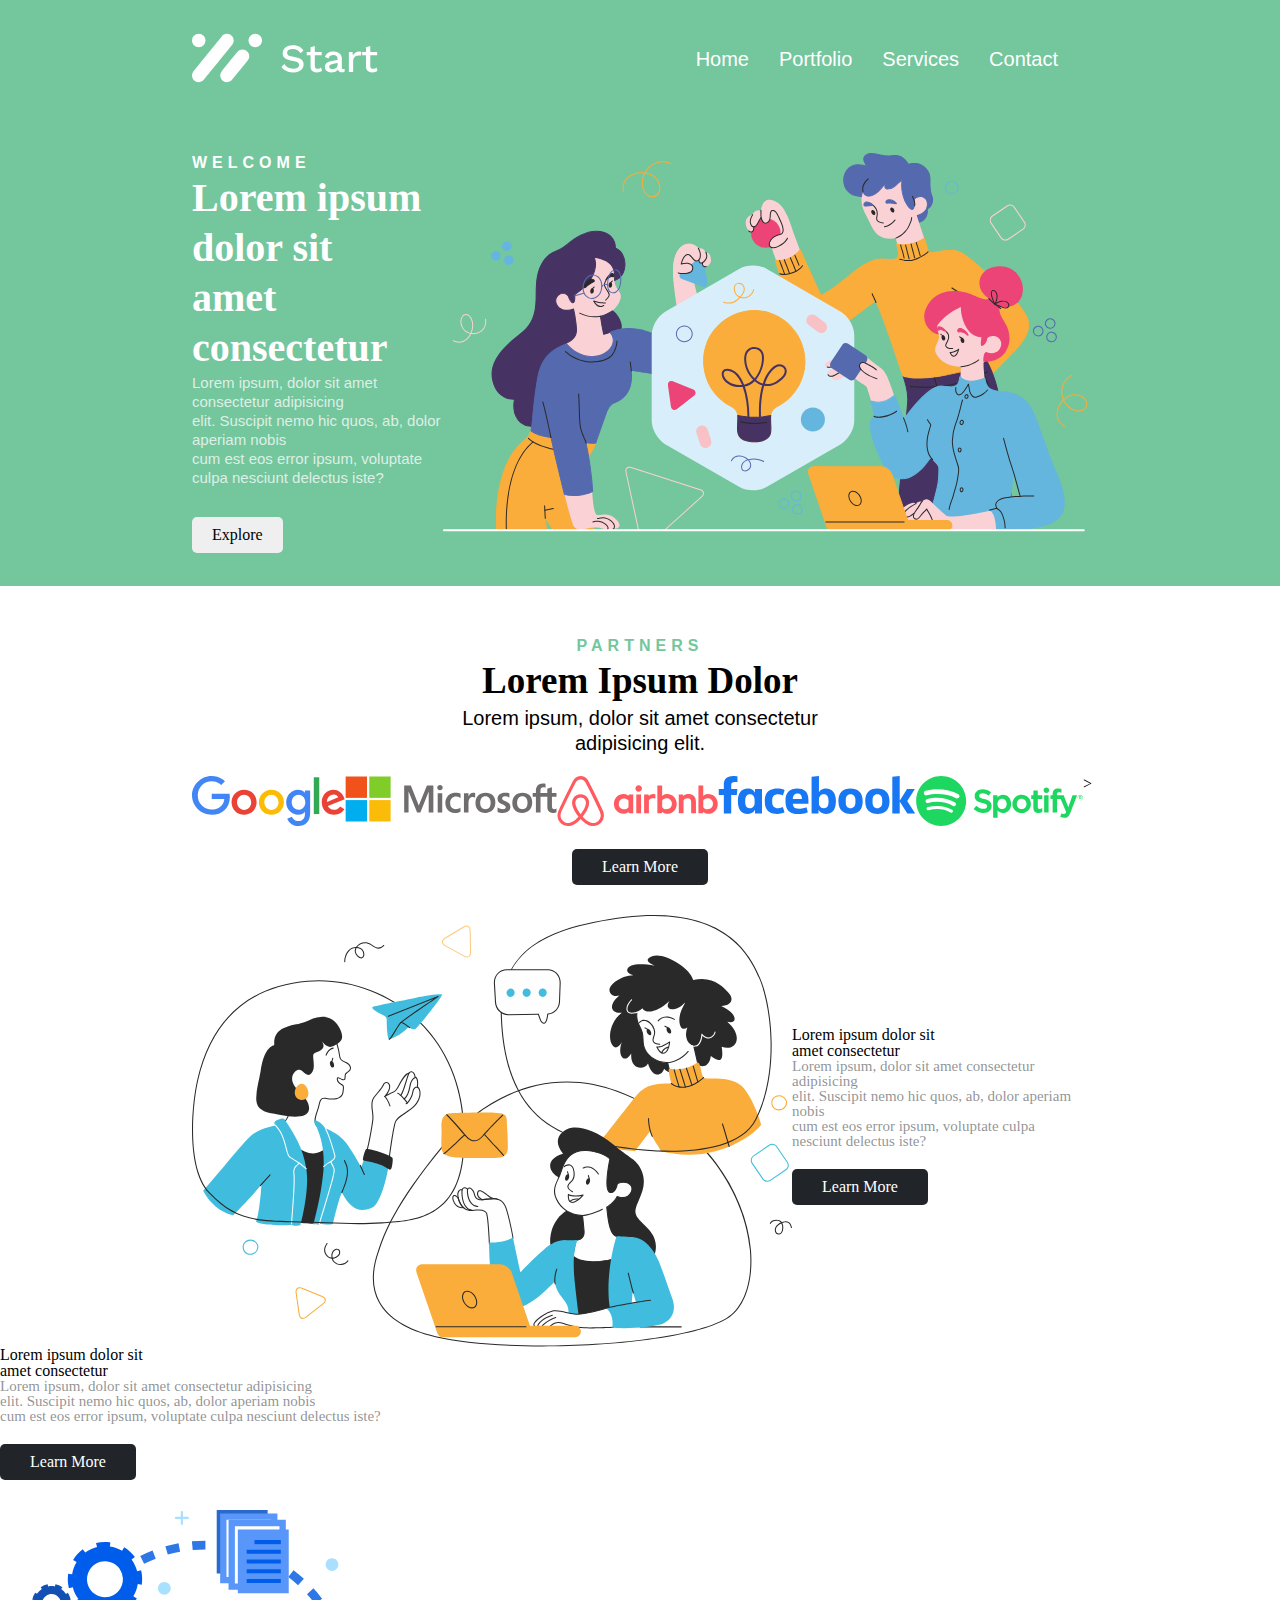
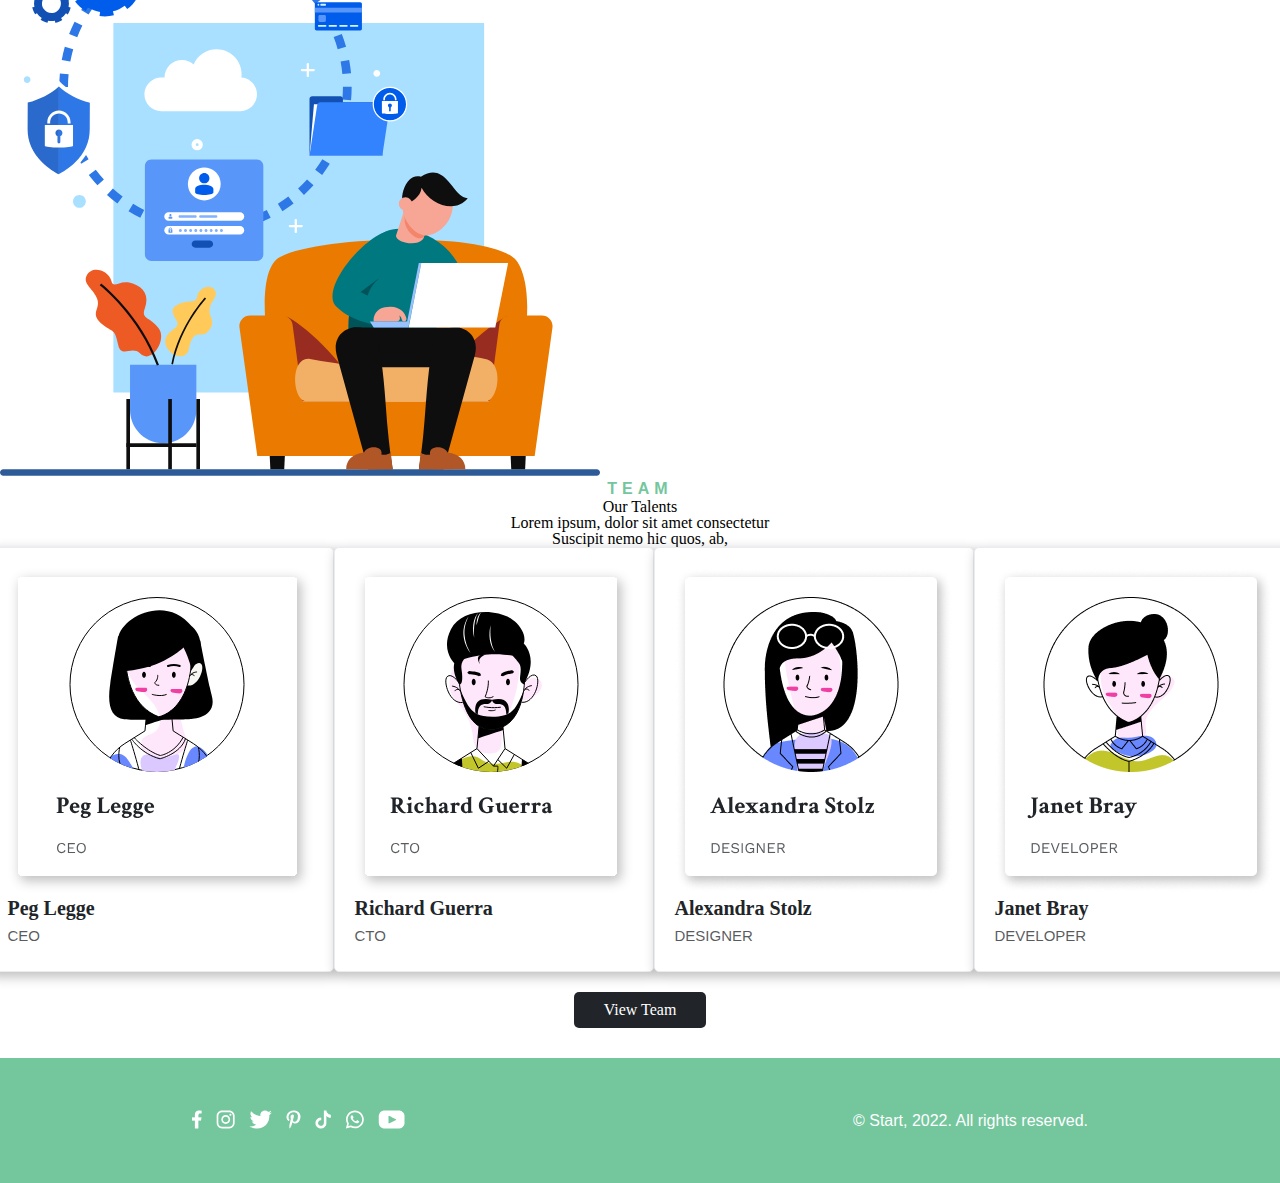
<file: index.html>
<!DOCTYPE html>
<html lang="en">

<head>
    <meta charset="UTF-8">
    <meta name="viewport" content="width=device-width, initial-scale=1.0">
    <title>finalsite</title>
    <link rel="stylesheet" href="reset.css">
    <link rel="stylesheet" href="style.css">
    <link rel="stylesheet" href="media.css">

</head>

<body>
    <header>
        <div class="header-box">
            <div class="header-wrapper">
                <a class="logo" href="index.html"><img src="pics/logo.svg" alt="logo"></a>
                <nav>
                    <ul class="box2 navigation">
                        <li><a href="index.html">Home</a></li>
                        <li><a href="port.html">Portfolio</a></li>
                        <li><a href="service.html">Services</a></li>
                        <li><a href="contact.css">Contact</a></li>
                    </ul>
                </nav>
            </div>
            <div class="text-header">
                <div class="text-container">
                    <h3 class="title1">WELCOME</h3>
                    <h1 class="title2">Lorem ipsum dolor sit<br> amet consectetur </h1>
                    <p class="Paragraph-1">Lorem ipsum, dolor sit amet consectetur adipisicing<br>
                        elit. Suscipit nemo hic quos, ab, dolor aperiam nobis<br>
                        cum est eos error ipsum, voluptate culpa nesciunt delectus iste?</p>
                        <button class="header-button" onclick="window.location.href='#'">
                            Explore
                        </button>
                </div>
                <div class="image-container2">
                    <img class="image" src="pics/people.svg" alt="peopleimage">
                </div>
            </div>
        </div>
    </header>

    <div class="main-container">
        <div class="main-container-2">
            <span class="main-title">PARTNERS</span>
            <h1 class="main-title-2">Lorem Ipsum Dolor</h1>
            <p class="main-title-3">Lorem ipsum, dolor sit amet consectetur<br>adipisicing elit.</p>
            <div class="content-container">
                <div class="image-main">
                    <a href="https://www.google.com"> <img src="pics/google.svg" alt="googleimg"></a>
                    <a href="https://www.microsoft.com"> <img src="pics/microsoft.svg" alt="microsoftimg"></a>
                    <a href="https://www.airbnb.com"> <img src="pics/airbnb.svg" alt="airbnbimg"></a>
                    <a href="https://www.facebook.com"> <img src="pics/fb.svg" alt="facebookimg"></a>
                    <a href="https://www.spotify.com"> <img src="pics/spotify.svg" alt="spotifyimg"></a>>
                </div>
                <button class="icon-button2" onclick="window.location.href='#'">
                    Learn More
                </button>
            </div>
        </div>
    </div>

    <section>
        <div class="section-3">
            <img src="pics/Socialgirls.svg" alt="socialgirlsimg">
            <div class="text-section">
                <h2 class="main-title2">Lorem ipsum dolor sit<br> amet consectetur </h2>
                <p class="Para2">Lorem ipsum, dolor sit amet consectetur adipisicing<br>
                    elit. Suscipit nemo hic quos, ab, dolor aperiam nobis<br>
                    cum est eos error ipsum, voluptate culpa nesciunt delectus iste?</p>
                <button class="icon-button2" onclick="window.location.href='#'">
                    Learn More
                </button>
            </div>
        </div>
    </section>

    <section>
        <div class="third-section">
            <div class="text-section">
                <h2 class="main-title2">Lorem ipsum dolor sit<br> amet consectetur </h2>
                <p class="Para2">Lorem ipsum, dolor sit amet consectetur adipisicing<br>
                    elit. Suscipit nemo hic quos, ab, dolor aperiam nobis<br>
                    cum est eos error ipsum, voluptate culpa nesciunt delectus iste?</p>
                <button class="icon-button2" onclick="window.location.href='#'">
                    Learn More
                </button>
            </div>
            <img src="pics/manwithlap.svg" alt="photo">
        </div>
    </section>
    <div class="footer-container">
        <div class="second-main-container">
            <span class="main-title">TEAM</span>
            <h1 class="main-title2">Our Talents</h1>
            <p class="main-title3">Lorem ipsum, dolor sit amet consectetur<br>
                Suscipit nemo hic quos, ab,</p>
            <div class="image-container">
                <div class="column">
                    <div class="image-item">
                        <img src="pics/peglege.svg" alt="peggy">
                        <div class="text-container">
                            <span>Peg Legge</span><br>
                            <span class="position">CEO</span><br>
                        </div>
                    </div>
                    <div class="image-item">
                        <img src="pics/michael.svg" alt="richard">
                        <div class="text-container">
                            <span>Richard Guerra</span><br>
                            <span class="position">CTO</span><br>
                        </div>
                    </div>
                    <div class="image-item">
                        <img src="pics/alexandra.png" alt="alexandra">
                        <div class="text-container">
                            <span>Alexandra Stolz</span><br>
                            <span class="position">DESIGNER</span><br>
                        </div>
                    </div>
                    <div class="image-item">
                        <img src="pics/janet.png" alt="janet">
                        <div class="text-container">
                            <span>Janet Bray</span><br>
                            <span class="position">DEVELOPER</span><br>
                        </div>
                    </div>
                </div>
                <button class="icon-button2" onclick="window.location.href='#'">
                    View Team
                </button>
            </div>
        </div>
    </div>
    <footer>
        <div class="footer-cont">
            <div class="footer-wrapper">
                <nav class="footer-nav">
                    <img src="pics/fbvector.png" alt="facebook">
                    <img src="pics/instagramlogo.svg" alt="instagram">
                    <img src="pics/twittervector.png" alt="Twitter">
                    <img src="pics/pinterestvector.png" alt="pinterest">
                    <img src="pics/tiktokvector.png" alt="tik-tok">
                    <img src="pics/whatsapplogo.svg" alt="whatsapp">
                    <img src="pics/youtubevector.png" alt="youtube">
                </nav>
                <p class="footer-par">© Start, 2022. All rights reserved.</p>
            </div>
        </div>
    </footer>
</body>

</html>
</file>
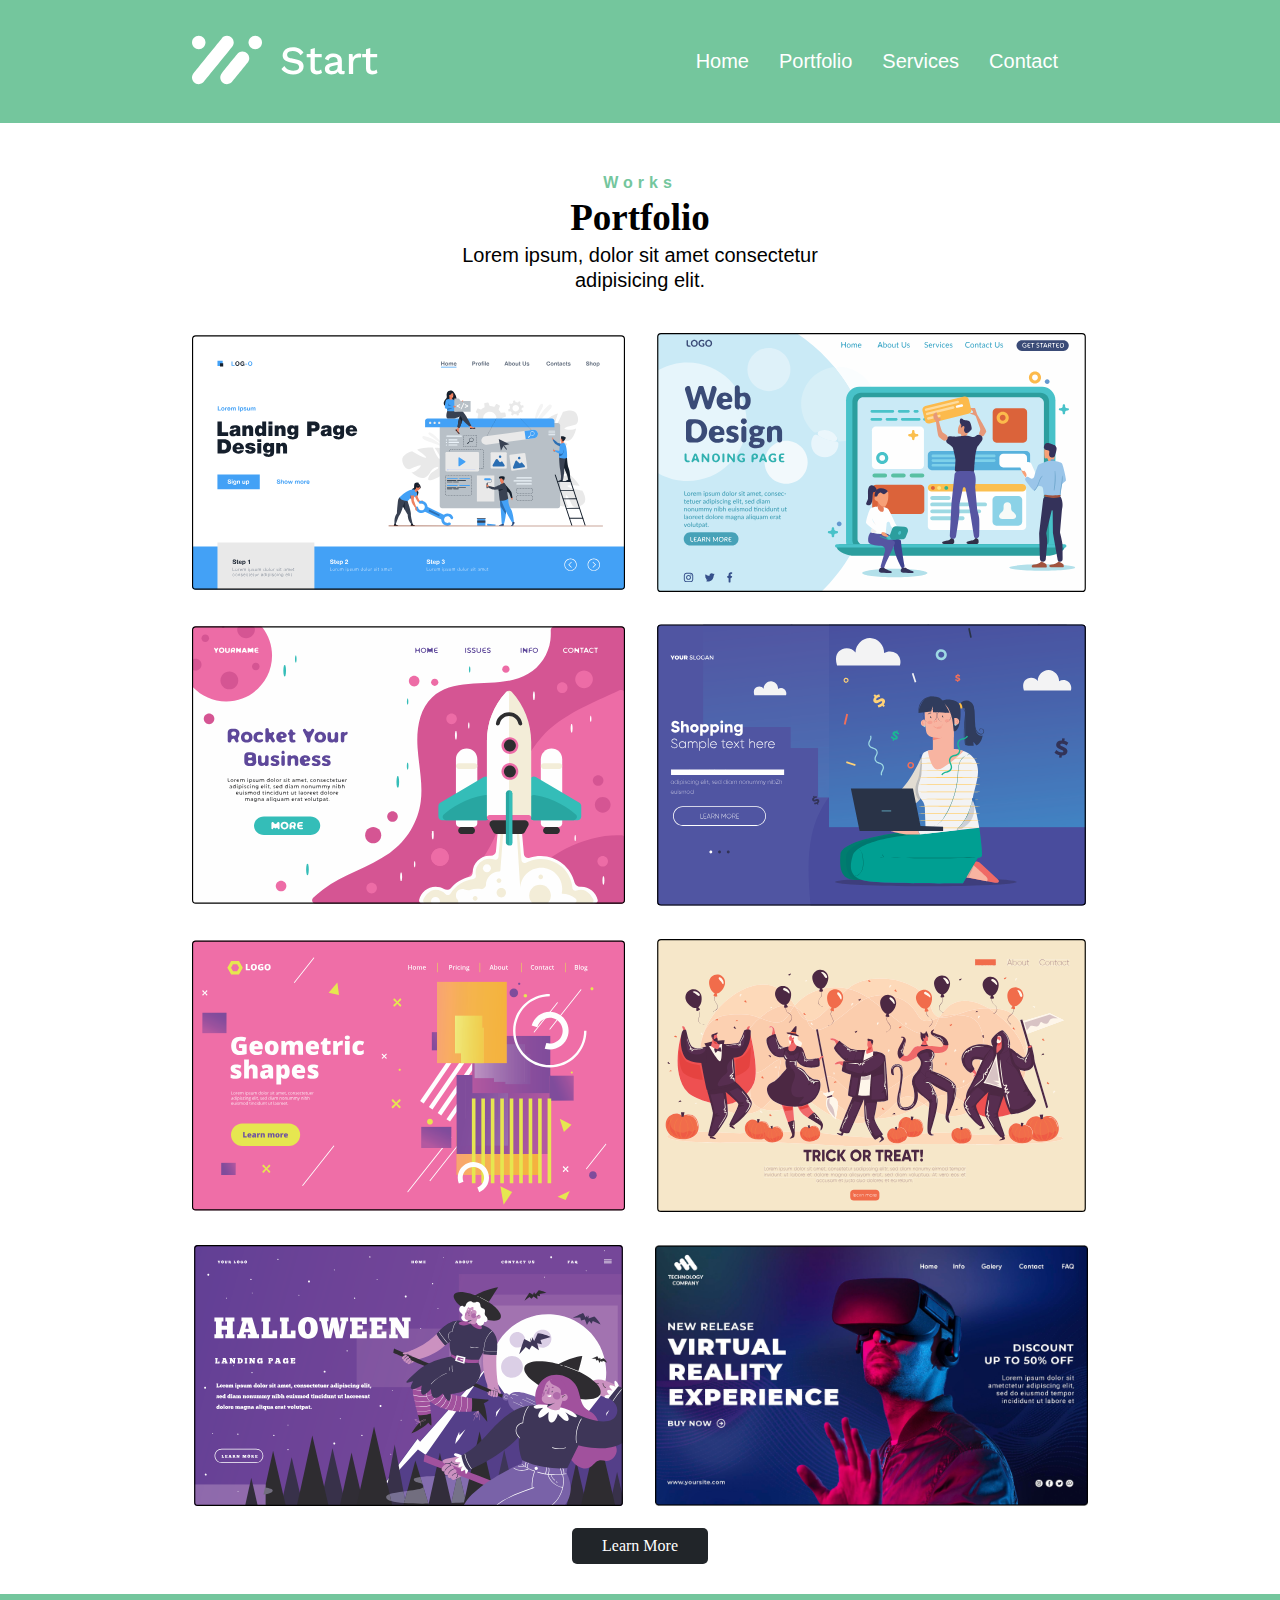
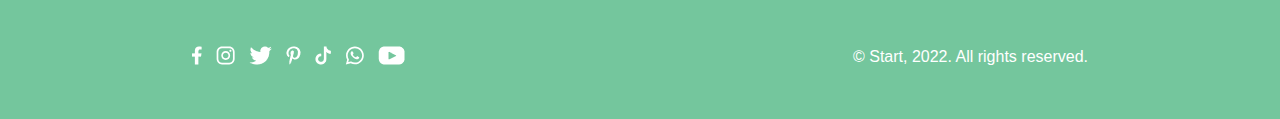
<file: port.html>
<!DOCTYPE html>
<html lang="en">

<head>
    <meta charset="UTF-8">
    <meta name="viewport" content="width=device-width, initial-scale=1.0">
    <title>Document</title>
    <link rel="stylesheet" href="reset.css">
    <link rel="stylesheet" href="port.css">
    <link rel="stylesheet" href="media.css">
</head>

<body>
    <header>
        <div class="main-box">
            <div class="box-wrapper">
                <a class="logo" href="index.html"><img src="pics/logo.svg" alt="logo"></a>
                <nav>
                    <ul class="box2 navigation">
                        <li><a href="index.html">Home</a></li>
                        <li><a href="port.html">Portfolio</a></li>
                        <li><a href="service.html">Services</a></li>
                        <li><a href="contact.html">Contact</a></li>
                    </ul>
                </nav>
            </div>
        </div>
    </header>
    <div class="first-main-container">
        <div class="second-main-container">
            <span class="main-title">Works</span>
            <h1 class="main-title2">Portfolio</h1>
            <p class="main-title3">Lorem ipsum, dolor sit amet consectetur<br>
                adipisicing elit.</p>
        </div>
    </div>
    <div class="section">
        <div class="image-container">
            <div class="image-wrapper">
                <img src="pics/port1.svg" alt="Image 1">
                <img src="pics/portpic2.svg" alt="Image 2">
                <img src="pics/framepic3.svg" alt="Image 3">
                <img src="pics/portpic4.svg" alt="Image 4">
                <img src="pics/portpic5.svg" alt="Image 5">
                <img src="pics/framepic6.svg" alt="Image 6">
                <img src="pics/framepic7.svg" alt="Image 7">
                <img src="pics/framepic8.png" alt="Image 8">
            </div>
        </div>
        <button class="icon-button2" onclick="window.location.href='#'">
            Learn More
        </button>
    </div>
    <footer>
        <div class="footer-cont">
            <div class="footer-wrapper">
                <nav class="footer-nav">
                    <img src="pics/fbvector.png" alt="facebook">
                    <img src="pics/instagramlogo.svg" alt="instagram">
                    <img src="pics/twittervector.png" alt="Twitter">
                    <img src="pics/pinterestvector.png" alt="pinterest">
                    <img src="pics/tiktokvector.png" alt="tik-tok">
                    <img src="pics/whatsapplogo.svg" alt="whatsapp">
                    <img src="pics/youtubevector.png" alt="youtube">
                </nav>
                <p class="footer-par">© Start, 2022. All rights reserved.</p>
            </div>
        </div>
    </footer>
</body>

</html>
</file>
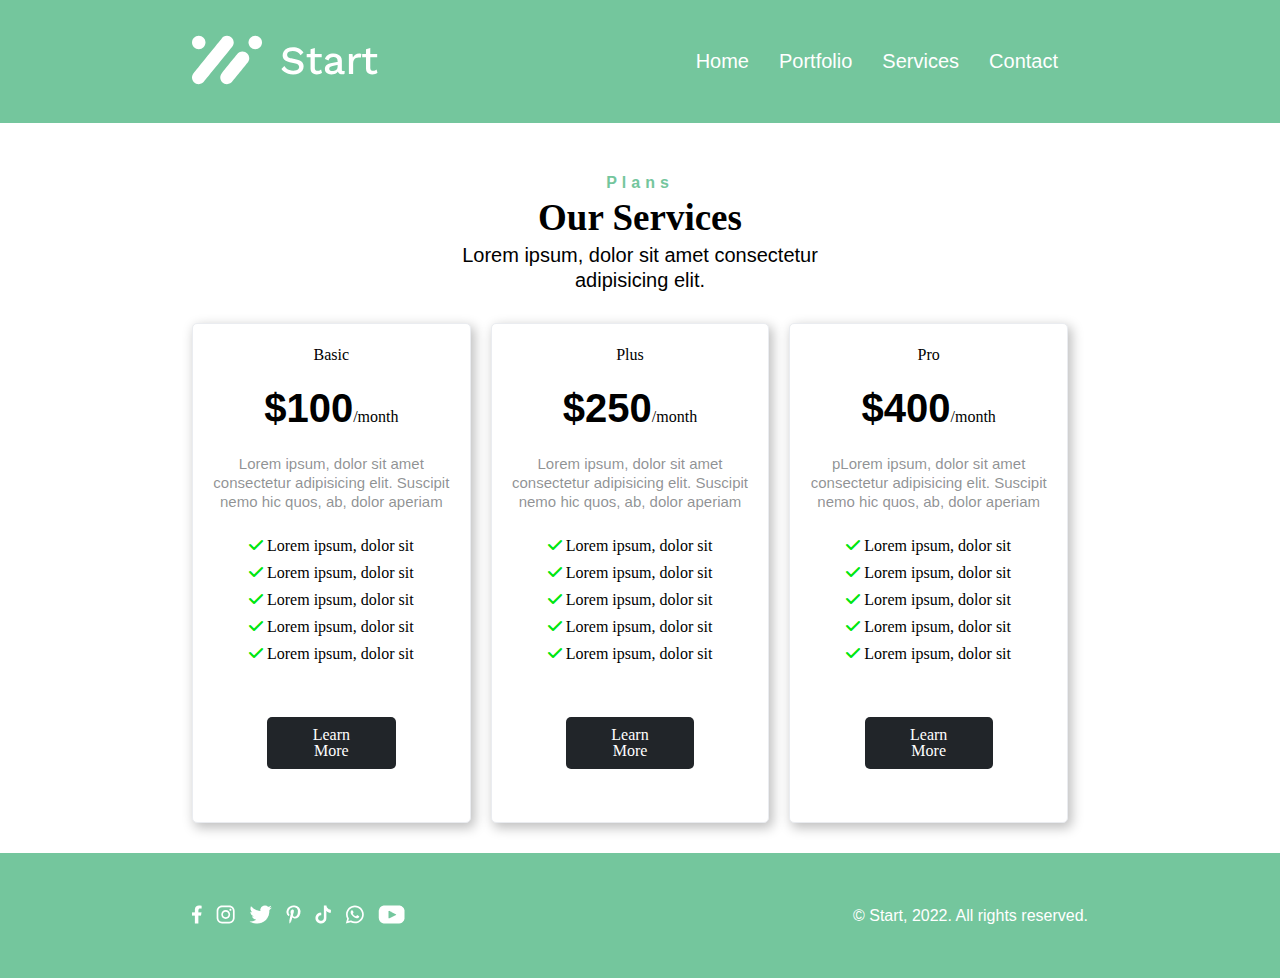
<file: service.html>
<!DOCTYPE html>
<html lang="en">

<head>
    <meta charset="UTF-8">
    <meta name="viewport" content="width=device-width, initial-scale=1.0">
    <title>Document</title>
    <link rel="stylesheet" href="reset.css">
    <link rel="stylesheet" href="service.css">
    <link rel="stylesheet" href="media.css">
    <link rel="stylesheet" href="https://cdnjs.cloudflare.com/ajax/libs/font-awesome/6.0.0/css/all.min.css">
</head>
<body>
    <header>
        <div class="main-box">
            <div class="box-wrapper">
                <a class="logo" href="index.html"><img src="pics/logo.svg" alt="logo"></a>
                <nav>
                    <ul class="box2 navigation">
                        <li><a href="index.html">Home</a></li>
                        <li><a href="port.html">Portfolio</a></li>
                        <li><a href="service.html">Services</a></li>
                        <li><a href="contact.html">Contact</a></li>
                    </ul>
                </nav>
            </div>
        </div>
    </header>    
    <div class="first-main-container">
        <div class="second-main-container">
            <span class="main-title">Plans</span>
            <h1 class="main-title2">Our Services</h1>
            <p class="main-title3">Lorem ipsum, dolor sit amet consectetur<br>
                adipisicing elit.</p>
        </div>
    </div>
    <div class="section">
        <div class="main-container">
            <div class="child-container">
                <p>Basic</p>
                <p><b class="bold">$100</b>/month</p>
                <p class="prg">Lorem ipsum, dolor sit amet<br>
                    consectetur adipisicing elit. Suscipit<br>
                    nemo hic quos, ab, dolor aperiam</p>
                <div class="additional-container">
                    <div>
                        <i class="fa-solid fa-check"></i>
                        <span>Lorem ipsum, dolor sit </span>
                    </div>
                    <div>
                        <i class="fas fa-check"></i>
                        <span>Lorem ipsum, dolor sit </span>
                    </div>
                    <div>
                        <i class="fas fa-check"></i>
                        <span>Lorem ipsum, dolor sit </span>
                    </div>
                    <div>
                        <i class=" fas fa-check"></i>
                        <span>Lorem ipsum, dolor sit </span>
                    </div>
                    <div>
                        <i class="fas fa-check"></i>
                        <span>Lorem ipsum, dolor sit </span>
                    </div>
                </div>
                <button class="icon-button2" onclick="window.location.href='#'">
                    Learn More
                </button>
            </div>
            <div class="child-container">
                <p>Plus</p>
                <p><b class="bold">$250</b>/month</p>
                <p class="prg">Lorem ipsum, dolor sit amet<br>
                    consectetur adipisicing elit. Suscipit<br>
                    nemo hic quos, ab, dolor aperiam</p>
                <div class="additional-container">
                    <div>
                        <i class="fas fa-check"></i>
                        <span>Lorem ipsum, dolor sit </span>
                    </div>
                    <div>
                        <i class="fas fa-check"></i>
                        <span>Lorem ipsum, dolor sit </span>
                    </div>
                    <div>
                        <i class="fas fa-check"></i>
                        <span>Lorem ipsum, dolor sit </span>
                    </div>
                    <div>
                        <i class=" fas fa-check"></i>
                        <span>Lorem ipsum, dolor sit </span>
                    </div>
                    <div>
                        <i class="fas fa-check"></i>
                        <span>Lorem ipsum, dolor sit </span>
                    </div>
                </div>
                <button class="icon-button2" onclick="window.location.href='#'">
                    Learn More
                </button>
            </div>
            <div class="child-container">
                <h3>Pro</h3>
                <p><b class="bold">$400</b>/month</p>
                <p class="prg">pLorem ipsum, dolor sit amet<br>
                    consectetur adipisicing elit. Suscipit<br>
                    nemo hic quos, ab, dolor aperiam</p>
                <div class="additional-container">
                    <div>
                        <i class="fas fa-check"></i>
                        <span>Lorem ipsum, dolor sit </span>
                    </div>
                    <div>
                        <i class="fas fa-check"></i>
                        <span>Lorem ipsum, dolor sit </span>
                    </div>
                    <div>
                        <i class="fas fa-check"></i>
                        <span>Lorem ipsum, dolor sit </span>
                    </div>
                    <div>
                        <i class=" fas fa-check"></i>
                        <span>Lorem ipsum, dolor sit </span>
                    </div>
                    <div>
                        <i class="fas fa-check"></i>
                        <span>Lorem ipsum, dolor sit </span>
                    </div>
                </div>
                <button class="icon-button2" onclick="window.location.href='#'">
                    Learn More
                </button>
            </div>
        </div>
    </div>
    <footer>
        <div class="footer-cont">
            <div class="footer-wrapper">
                <nav class="footer-nav">
                    <img src="pics/fbvector.png" alt="facebook">
                    <img src="pics/instagramlogo.svg" alt="instagram">
                    <img src="pics/twittervector.png" alt="Twitter">
                    <img src="pics/pinterestvector.png" alt="pinterest">
                    <img src="pics/tiktokvector.png" alt="tik-tok">
                    <img src="pics/whatsapplogo.svg" alt="whatsapp">
                    <img src="pics/youtubevector.png" alt="youtube">
                </nav>
                <p class="footer-par">© Start, 2022. All rights reserved.</p>
            </div>
        </div>
    </footer>
</body>
</html>
</file>
<file: style.css>
.header-box {
    display: flex;
    justify-content: center;
    align-items: flex-start;
    background: rgba(116, 198, 157, 1);
    width: 100%;
    height: 586px;
    flex-direction: column;
}

.header-button {
    padding: 10px 20px;
    border: none;
    border-radius: 5px;
    background: white
    color: #74C69D;
    font-size: 16px;
    text-align: center;
    text-decoration: none;
    display: inline-block;
    transition-duration: 0.4s;
    cursor: pointer
}

.header-wrapper {
    display: flex;
    justify-content: space-between;
    width: 70%;
    margin: auto;
}

.header-wrapper nav {
    margin: auto 0;
}

.box2 {
    text-align: center;
    list-style: none;
    display: flex;
}

.navigation {
    display: flex;
    align-items: center;
    font-family: Arial, Helvetica, sans-serif;
    font-size: 20px;
    line-height: 25px;
    letter-spacing: 0px;
}

.navigation a {
    margin-right: 30px;
    text-decoration: none;
    color: rgba(255, 255, 255, 1);
}

.navigation a:hover {
    color: #007906;
}

.text-header {
    display: flex;
    margin-top: 20px;
    margin: auto;
    width: 70%;
    justify-content: space-between;
}

.title1 {
    font-family: Arial, Helvetica, sans-serif;
    font-size: 16px;
    font-weight: 700;
    line-height: 20px;
    letter-spacing: 5px;
    color: rgba(255, 255, 255, 1);
}

.title2 {
    font-family: 'Times New Roman', Times, serif;
    font-size: 40px;
    font-weight: 700;
    line-height: 50px;
    color: rgba(255, 255, 255, 1);
}

.Paragraph-1 {
    font-family: Arial, Helvetica, sans-serif;
    font-size: 15px;
    font-weight: 400;
    line-height: 19px;
    color: rgba(255, 255, 255, 0.75);
    padding-bottom: 30px;
}

.icon-button {
    align-items: center;
    justify-content: center;
    padding: 10px;
    padding-left: 30px;
    padding-right: 30px;
    background-color: #ffffff;
    color: rgb(0, 0, 0);
    text-decoration: none;
    font-size: 16px;
    cursor: pointer;
    border-radius: 5px;
}

.icon-button:hover {
    background-color: #45a049;
}

.main-container {
    display: flex;
    text-align: center;
    justify-content: center;

}

.main-container-2 {
    display: flex;
    flex-direction: column;
    padding-top: 50px;
    width: 70%;
    justify-content: center;
}

.main-title {
    font-family: Arial, Helvetica, sans-serif;
    font-size: 16px;
    font-weight: 700;
    line-height: 20px;
    letter-spacing: 5px;
    color: rgba(116, 198, 157, 1);
}

.main-title-2 {
    font-size: 37px;
    font-weight: 700;
    line-height: 50px;
}

.main-title-3 {
    font-family: Arial, Helvetica, sans-serif;
    font-size: 20px;
    line-height: 25px;
}

.image-main {
    display: flex;
    justify-content: space-between;
    padding-top: 20px;
}

.icon-button2 {
    background: rgba(33, 37, 41, 1);
    color: rgba(255, 255, 255, 1);
    cursor: pointer;
    border: none;
    border-radius: 5px;
    align-items: center;
    justify-content: center;
    padding: 10px;
    padding-left: 30px;
    padding-right: 30px;
    margin-top: 20px;
    margin-bottom: 30px;
}

.icon-button2:hover {
    background-color: #45a049;
}

.section-3 {
    display: flex;
    align-items: center;
    justify-content: space-between;
    width: 70%;
    margin: auto;
}

.title4 {
    font-size: 24px;
    font-weight: bold;
}

.Para2 {
    font-size: 15px;
    color: rgba(33, 37, 41, 0.5);
}

.footer-container {
    display: flex;
    text-align: center;
    justify-content: center;
    margin: 0;
}

.footer-image-list {
    display: flex;
    justify-content: space-between;
}

.image-item {
    border: 1px solid rgba(234, 236, 240, 1);
    border-radius: 5px;
    background: #FFF;
    padding: 20px;
    box-shadow: 3px 4px 12px 1px rgba(0, 0, 0, 0.25);
}

.column {
    display: flex;
    justify-content: space-between;
}

.position {
    font-family: Arial, Helvetica, sans-serif;
    font-size: 15px;
    font-weight: 400;
    line-height: 30px;
    color: rgba(33, 37, 41, 0.75);
}

span {
    font-family: 'Times New Roman', Times, serif;
    font-size: 20px;
    color: rgba(33, 37, 41, 1);
    font-weight: 700;
    line-height: 125%;
}

.text-container {
    text-align: left;
}

.footer-cont {
    background-image: url(pics/footerbackground.png);
    width: 100%;
    height: 125px;
    display: flex;
    align-items: center;
    justify-content: space-between;
}

.footer-wrapper {
    display: flex;
    align-items: center;
    margin: auto;
    justify-content: space-between;
    width: 70%;
}

.footer-nav {
    list-style: none;
}

.footer-nav img {
    margin-right: 10px;
}

.footer-par {
    color: white;
    font-family: Arial, Helvetica, sans-serif;
}
</file>
<file: media.css>
@media only screen and (max-width: 375px) {
    .box-wrapper,
    .text-image-container {
        flex-direction: column;
        align-items: center;
        width: 100%;
    }

    .navigation {
        flex-direction: column;
        align-items: center;
        text-align: center;
    }

    .navigation a {
        margin: 0;
        margin-bottom: 10px;
    }

    .image-list {
        flex-direction: column;
        align-items: center;
    }

    .footer-wrapper {
        flex-direction: column;
        align-items: center;
        text-align: center;
    }

    .footer-nav {
        margin-top: 10px;
    }

    .footer-nav img {
        margin: 0;
        margin-right: 0;
        margin-bottom: 10px;
    }
    .main-box,
    .first-main-container,
    .second-main-container,
    .footer-cont,
    .section {
        width: 100%;
    }

    .box-wrapper {
        width: 100%;
        margin: auto;
    }

    .icon-button2 {
        max-width: none;
    }
}
</file>
<file: port.css>
.main-box {
    display: flex;
    justify-content: center;
    align-items: flex-start;
    background: rgba(116, 198, 157, 1);
    width: 100%;
    height: 123px;
    flex-direction: column;
}

.box-wrapper {
    display: flex;
    justify-content: space-between;
    width: 70%;
    margin: auto;
}

.box-wrapper nav{
    margin: auto 0;
}

.box2 {
    text-align: center;
    list-style: none;
    display: flex;
}

.navigation {
    display: flex;
    align-items: center;
    font-family: Arial, Helvetica, sans-serif;
    font-size: 20px;
    line-height: 25px;
    letter-spacing: 0px;
}

.navigation a {
    margin-right: 30px;
    text-decoration: none;
    color: rgba(255, 255, 255, 1);
}

.navigation a:hover {
    color: #007906;
}
.first-main-container {
    display: flex;
    text-align: center;
    justify-content: center;
}

.second-main-container {
    display: flex;
    flex-direction: column;
    padding-top: 50px;
    width: 70%;
    justify-content: center;
}

.main-title {
    font-family: Arial, Helvetica, sans-serif;
    font-size: 16px;
    font-weight: 700;
    line-height: 20px;
    letter-spacing: 5px;
    color: rgba(116, 198, 157, 1);
}

.main-title2 {
    font-size: 37px;
    font-weight: 700;
    line-height: 50px;
}

.main-title3 {
    font-family: Arial, Helvetica, sans-serif;
    font-size: 20px;
    line-height: 25px;
}

.image-container {
    margin-top: 40px;
    display: flex;
    justify-content: space-between;
    align-items: center;
    width: 70%;
    flex-direction: column;
}

.image-wrapper {
    width: 100%;
    justify-content: center;
    display: grid;
    grid-template-columns: repeat(2, 1fr);
    gap: 30px;
}

.image-wrapper img{
    width: 100%;
    height: 99%;
}

.icon-button2 {
    background: rgba(33, 37, 41, 1);
    color: rgba(255, 255, 255, 1);
    cursor: pointer;
    border: none;
    border-radius: 5px;
    padding: 10px;
    padding-left: 30px;
    padding-right: 30px;
    margin-top: 20px;
    margin-bottom: 30px;
}

.icon-button2:hover {
    background-color: #45a049;
}

.section {
    display: flex;
    flex-direction: column;
    align-items: center;
    justify-content: center;
    height: 100%;
}
.footer-cont {
    background-image: url(pics/footerbackground.png);
    width: 100%;
    height: 125px;
    display: flex;
    align-items: center;
    justify-content: space-between;
}

.footer-wrapper {
    display: flex;
    align-items: center;
    margin: auto;
    justify-content: space-between;
    width: 70%;
}

.footer-nav {
    list-style: none;
}

.footer-nav img {
    margin-right: 10px;
}

.footer-par {
    color: white;
    font-family: Arial, Helvetica, sans-serif;
}
</file>
<file: service.css>
body{
    display: flex;
    flex-direction: column;
    justify-content: space-between;
    height: 100vh;
}
.main-box {
    display: flex;
    justify-content: center;
    align-items: flex-start;
    background: rgba(116, 198, 157, 1);
    width: 100%;
    height: 123px;
    flex-direction: column;
}

.box-wrapper {
    display: flex;
    justify-content: space-between;
    width: 70%;
    margin: auto;
}

.box-wrapper nav{
    margin: auto 0;
}

.box2 {
    text-align: center;
    list-style: none;
    display: flex;
}

.navigation {
    display: flex;
    align-items: center;
    font-family: Arial, Helvetica, sans-serif;
    font-size: 20px;
    line-height: 25px;
    letter-spacing: 0px;
}

.navigation a {
    margin-right: 30px;
    text-decoration: none;
    color: rgba(255, 255, 255, 1);
}

.navigation a:hover {
    color: #007906;
}
.text-image-container {
    display: flex;
    margin-top: 20px;
    margin: auto;
    width: 70%;
    justify-content: space-between;
}

.footer-cont {
    background-image: url(bgg.png);
    width: 100%;
    height: 125px;
    display: flex;
    align-items: center;
    justify-content: space-between;
}

.first-main-container {
    display: flex;
    text-align: center;
    justify-content: center;
    margin-bottom: 30px;
}

.second-main-container {
    display: flex;
    flex-direction: column;
    padding-top: 50px;
    width: 70%;
    justify-content: center;
}

.main-title {
    font-family: Arial, Helvetica, sans-serif;
    font-size: 16px;
    font-weight: 700;
    line-height: 20px;
    letter-spacing: 5px;
    color: rgba(116, 198, 157, 1);
}

.main-title2 {
    font-size: 37px;
    font-weight: 700;
    line-height: 50px;
}

.main-title3 {
    font-family: Arial, Helvetica, sans-serif;
    font-size: 20px;
    line-height: 25px;
}

.main-container {
    width: 70%;
    margin: 0 auto;
    display: flex;
    justify-content: space-between;
    margin-bottom: 30px;
}

.child-container {
    flex: 1;
    max-width: 350px;
    height: 500px;
    border: 1px solid #ccc;
    padding: 10px;
    box-sizing: border-box;
    text-align: center;
    margin-right: 20px;
    border: 1px solid rgba(234, 236, 240, 1);
    border-radius: 5px;
    background: #FFF;
    box-shadow: 3px 4px 12px 1px rgba(0, 0, 0, 0.25);
    display: flex;
    flex-direction: column;
    justify-content: space-around;
    align-items: center;
}
.additional-container div {
    margin-bottom: 10px;
}
.bold{
    font-size: 2rem;
    font-weight: bolder;
    font-size: 40px;
    font-family: Arial, Helvetica, sans-serif;
}
.prg{
font-family: Arial, Helvetica, sans-serif;
font-size: 15px;
font-weight: 400;
line-height: 19px;
color: rgba(33, 37, 41, 0.5);


}
.icon-button2 {
    background: rgba(33, 37, 41, 1);
    color: rgba(255, 255, 255, 1);
    cursor: pointer;
    border: none;
    border-radius: 5px;
    padding: 10px;
    padding-left: 30px;
    padding-right: 30px;
    margin-top: 20px;
    margin-bottom: 30px;
    width: 50%;
}

.icon-button2:hover {
    background-color: #45a049;
}

i {
    color: #00e60f;
}

.footer-cont {
    background-image: url(pics/footerbackground.png);
    width: 100%;
    height: 125px;
    display: flex;
    align-items: center;
    justify-content: space-between;
}

.footer-wrapper {
    display: flex;
    align-items: center;
    margin: auto;
    justify-content: space-between;
    width: 70%;
}

.footer-nav {
    list-style: none;
}

.footer-nav img {
    margin-right: 10px;
}

.footer-par {
    color: white;
    font-family: Arial, Helvetica, sans-serif;
}
</file>
